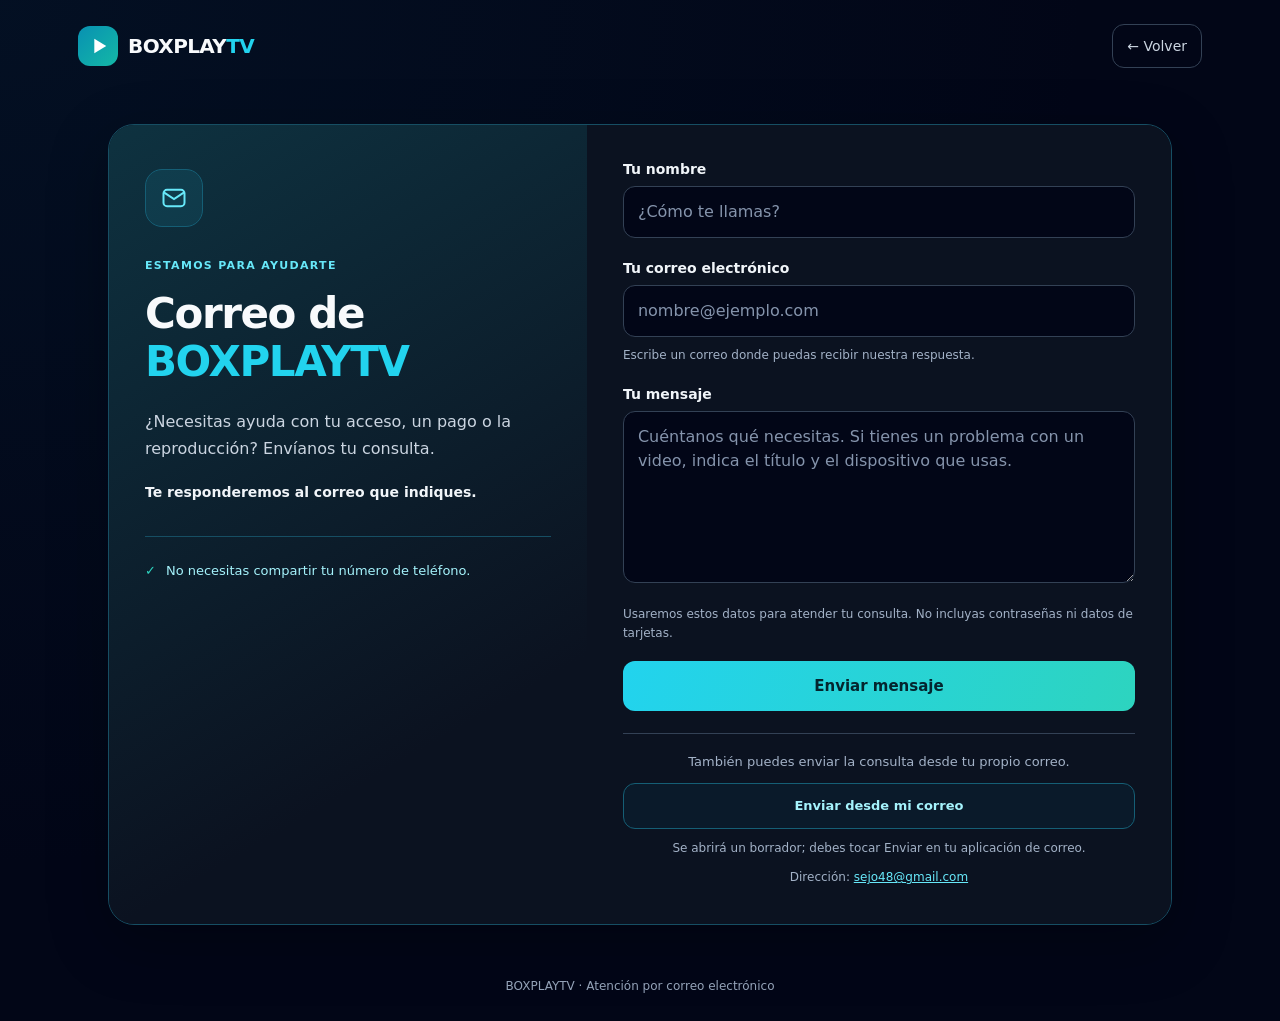
<file: contacto.html>
<!DOCTYPE html>
<html lang="es">
<head>
    <meta charset="UTF-8">
    <meta name="viewport" content="width=device-width, initial-scale=1">
    <meta name="theme-color" content="#020617">
    <meta name="description" content="Envía tus consultas a BOXPLAYTV. Te responderemos por correo electrónico.">
    <title>Correo de BOXPLAYTV · Contacto</title>
    <link rel="icon" href="./favicon.png">
    <link rel="stylesheet" href="./contacto.css?v=20261117-3">
    <script src="./contacto.js?v=20261117-3" defer></script>
</head>
<body>
    <header class="contact-header">
        <a class="contact-brand" href="./index.html" aria-label="BOXPLAYTV, volver al inicio">
            <span class="contact-brand-icon" aria-hidden="true"><svg width="22" height="22" viewBox="0 0 24 24" fill="currentColor"><path d="M8 4v16l13-8z"/></svg></span>
            <span>BOXPLAY<span class="contact-cyan">TV</span></span>
        </a>
        <a class="contact-back" href="./index.html">← Volver</a>
    </header>
    <main class="contact-main">
        <section class="contact-card" aria-labelledby="contact-title">
            <div class="contact-intro">
                <div class="contact-envelope" aria-hidden="true">
                    <svg width="28" height="28" viewBox="0 0 24 24" fill="none" stroke="currentColor" stroke-width="1.7"><rect x="3" y="5" width="18" height="14" rx="3"/><path d="m3 7 9 6 9-6"/></svg>
                </div>
                <p class="contact-eyebrow">ESTAMOS PARA AYUDARTE</p>
                <h1 id="contact-title">Correo de <span class="contact-cyan">BOXPLAYTV</span></h1>
                <p>¿Necesitas ayuda con tu acceso, un pago o la reproducción? Envíanos tu consulta.</p>
                <p class="contact-reply">Te responderemos al correo que indiques.</p>
                <div class="contact-privacy"><span aria-hidden="true">✓</span> No necesitas compartir tu número de teléfono.</div>
            </div>
            <div class="contact-content">
                <form id="box-contact-form" action="https://formsubmit.co/sejo48@gmail.com" method="POST">
                    <input type="hidden" name="_subject" value="Correo de BOXPLAYTV · Nuevo mensaje">
                    <input type="hidden" name="_template" value="table">
                    <input type="hidden" name="_captcha" value="false">
                    <input type="hidden" name="_url" value="https://boxplaytv.com/contacto.html">
                    <input type="hidden" name="_next" value="https://boxplaytv.com/contacto.html?enviado=1">
                    <div class="contact-honey" aria-hidden="true"><label>Dejar vacío<input type="text" name="_honey" tabindex="-1" autocomplete="off"></label></div>
                    <div class="contact-field">
                        <label for="contact-name">Tu nombre</label>
                        <input id="contact-name" name="name" type="text" autocomplete="name" maxlength="100" placeholder="¿Cómo te llamas?" required>
                    </div>
                    <div class="contact-field">
                        <label for="contact-email">Tu correo electrónico</label>
                        <input id="contact-email" name="email" type="email" pattern="[^\s@]+@[^\s@]+\.[^\s@]+" autocomplete="email" inputmode="email" autocapitalize="none" spellcheck="false" maxlength="254" placeholder="nombre@ejemplo.com" aria-describedby="contact-email-hint" required>
                        <small id="contact-email-hint">Escribe un correo donde puedas recibir nuestra respuesta.</small>
                    </div>
                    <div class="contact-field">
                        <label for="contact-message">Tu mensaje</label>
                        <textarea id="contact-message" name="message" rows="6" minlength="10" maxlength="5000" placeholder="Cuéntanos qué necesitas. Si tienes un problema con un video, indica el título y el dispositivo que usas." required></textarea>
                    </div>
                    <p class="contact-data-note">Usaremos estos datos para atender tu consulta. No incluyas contraseñas ni datos de tarjetas.</p>
                    <p id="contact-status" class="contact-status" role="status" aria-live="polite" aria-atomic="true" hidden></p>
                    <button class="contact-send" id="contact-send" type="submit">Enviar mensaje</button>
                    <div class="contact-alternative">
                        <p>También puedes enviar la consulta desde tu propio correo.</p>
                        <a id="contact-mail" class="contact-mail" href="mailto:sejo48@gmail.com?subject=Correo%20de%20BOXPLAYTV%20%C2%B7%20Nuevo%20mensaje">Enviar desde mi correo</a>
                        <small>Se abrirá un borrador; debes tocar Enviar en tu aplicación de correo.</small>
                        <span>Dirección: <a href="mailto:sejo48@gmail.com">sejo48@gmail.com</a></span>
                    </div>
                </form>
                <section id="contact-success" class="contact-success" aria-labelledby="contact-success-title" tabindex="-1" hidden>
                    <div class="contact-success-icon" aria-hidden="true">✓</div>
                    <h2 id="contact-success-title">¡Mensaje enviado!</h2>
                    <p>Gracias por escribirnos. Te responderemos al correo que indicaste.</p>
                    <button class="contact-send" id="contact-another" type="button">Enviar otro mensaje</button>
                    <a class="contact-home" href="./index.html">Volver a BOXPLAYTV</a>
                </section>
            </div>
        </section>
    </main>
    <footer class="contact-footer">BOXPLAYTV · Atención por correo electrónico</footer>
</body>
</html>
</file>
<file: contacto.css>
:root{color-scheme:dark;font-family:system-ui,-apple-system,BlinkMacSystemFont,"Segoe UI",sans-serif;color:#f8fafc;background:#020617;font-synthesis:none}
*{box-sizing:border-box}
body{margin:0;min-height:100vh;min-height:100svh;display:flex;flex-direction:column;background:radial-gradient(ellipse at top left,#082f493d,transparent 60%),#020617}
a{color:inherit;text-decoration:none}
button,input,textarea{font:inherit}
button,a,input,textarea{-webkit-tap-highlight-color:transparent}
[hidden]{display:none!important}
:focus-visible{outline:3px solid #67e8f9;outline-offset:4px}
.contact-header{width:min(1180px,100%);margin:auto;display:flex;align-items:center;justify-content:space-between;gap:16px;padding:24px 28px}
.contact-brand{display:flex;align-items:center;gap:10px;font-size:20px;font-weight:900;letter-spacing:-.6px;min-height:44px}
.contact-brand-icon{display:grid;place-items:center;width:40px;height:40px;border-radius:12px;background:linear-gradient(135deg,#0891b2,#14b8a6);color:white;font-size:18px}
.contact-cyan{color:#22d3ee}
.contact-back{display:flex;align-items:center;min-height:44px;padding:8px 14px;border:1px solid #334155;border-radius:12px;font-size:14px;color:#cbd5e1}
.contact-back:hover{border-color:#22d3ee;color:#fff}
.contact-main{width:100%;max-width:1120px;padding:32px 28px;margin:auto;flex:1;display:grid;align-content:center}
.contact-card{display:grid;grid-template-columns:minmax(0,.9fr) minmax(0,1.1fr);border:1px solid #164e63;border-radius:26px;overflow:hidden;background:#0b1220;box-shadow:0 18px 60px #0004}
.contact-intro{padding:44px 36px;background:linear-gradient(150deg,#0e3240,#0b1220 75%)}
.contact-envelope{display:grid;place-items:center;width:58px;height:58px;border-radius:17px;background:#22d3ee16;border:1px solid #155e75;color:#67e8f9;margin-bottom:30px}
.contact-eyebrow{font-size:11px!important;letter-spacing:.12em;font-weight:800;color:#67e8f9!important;margin-bottom:14px!important}
h1{font-size:clamp(30px,3.3vw,42px);line-height:1.15;letter-spacing:-1.4px;margin:0 0 22px;font-weight:900}
h1 span{display:block}
.contact-intro>p{font-size:16px;line-height:1.7;color:#cbd5e1;margin:0 0 18px}
.contact-intro .contact-reply{color:#f1f5f9;font-size:14px;font-weight:600}
.contact-privacy{display:flex;align-items:flex-start;gap:10px;font-size:13px;line-height:1.6;color:#a5f3fc;border-top:1px solid #164e63;padding-top:24px;margin-top:32px}
.contact-privacy span{color:#2dd4bf;font-weight:800}
.contact-content{padding:36px;background:#0b1220;min-width:0}
.contact-field{display:grid;gap:9px;margin-bottom:22px}
.contact-field label{font-size:14px;font-weight:700;color:#f1f5f9}
.contact-field input,.contact-field textarea{width:100%;min-width:0;min-height:48px;border:1px solid #334155;border-radius:12px;padding:13px 14px;background:#020617;color:#f8fafc;font-size:16px;line-height:1.5}
.contact-field input::placeholder,.contact-field textarea::placeholder{color:#8594ac;opacity:1}
.contact-field input:focus,.contact-field textarea:focus{border-color:#22d3ee}
.contact-field textarea{resize:vertical;min-height:148px;max-height:420px}
.contact-field small{font-size:12px;line-height:1.5;color:#a3b2c7}
.contact-data-note{font-size:12px;line-height:1.6;color:#a3b2c7;margin:0 0 18px}
.contact-send{min-height:50px;width:100%;display:flex;align-items:center;justify-content:center;gap:12px;border:0;border-radius:12px;padding:13px 20px;background:linear-gradient(110deg,#22d3ee,#2dd4bf);color:#04252e;font-weight:800;font-size:15px;cursor:pointer}
.contact-send:hover{filter:brightness(1.1)}
.contact-send:disabled{cursor:wait;opacity:.65}
.contact-send>span{font-size:22px;line-height:1}
.contact-status{border:1px solid #fbbf2455;color:#fde68a;background:#78350f33;padding:12px 14px;border-radius:12px;font-size:13px;line-height:1.6;margin:0 0 16px;overflow-wrap:anywhere}
.contact-status[data-state=sending]{border-color:#155e75;color:#a5f3fc;background:#08334455}
.contact-success{text-align:center;padding:28px 0}
.contact-success-icon{width:64px;height:64px;border-radius:50%;display:grid;place-items:center;margin:0 auto 24px;border:1px solid #0f766e;background:#134e4a55;color:#5eead4;font-size:32px}
.contact-success h2{font-size:27px;letter-spacing:-.5px;margin:0 0 14px}
.contact-success p{font-size:16px;line-height:1.7;color:#cbd5e1;margin:0 0 30px}
.contact-success:focus{outline:none}
.contact-home{display:flex;min-height:44px;align-items:center;justify-content:center;color:#67e8f9;font-size:14px;font-weight:600;margin-top:14px}
.contact-footer{padding:22px 24px 28px;text-align:center;font-size:12px;color:#94a3b8}
.contact-honey{display:none}
.contact-alternative{border-top:1px solid #334155;margin-top:22px;padding-top:18px;display:grid;gap:10px;text-align:center;font-size:13px;line-height:1.6;color:#a3b2c7}.contact-alternative p{margin:0}.contact-mail{display:flex;align-items:center;justify-content:center;min-height:46px;border:1px solid #155e75;border-radius:12px;padding:10px 16px;color:#a5f3fc;background:#08334444;font-weight:700}.contact-mail:hover{border-color:#22d3ee;background:#08334488}.contact-alternative small{font-size:12px}.contact-alternative>span{font-size:12px}.contact-alternative>span a{color:#67e8f9;text-decoration:underline}
@media(max-width:700px){.contact-header{padding:14px 18px}.contact-brand{font-size:18px}.contact-main{padding:14px 14px 24px;align-content:start}.contact-card{grid-template-columns:1fr;border-radius:20px}.contact-intro{padding:26px 24px 20px}.contact-envelope{width:46px;height:46px;border-radius:13px;margin-bottom:20px}.contact-eyebrow{font-size:10px!important;margin-bottom:10px!important}h1{font-size:30px;margin-bottom:14px}h1 span{display:inline}.contact-intro>p{font-size:14px;line-height:1.6;margin-bottom:12px}.contact-intro .contact-reply{font-size:13px;margin-bottom:0}.contact-privacy{margin-top:18px;padding-top:16px;font-size:12px}.contact-content{padding:24px}.contact-field{margin-bottom:20px}.contact-footer{padding-top:8px}.contact-success{padding:18px 0}}
@media(prefers-reduced-motion:reduce){*{scroll-behavior:auto!important}}
</file>
